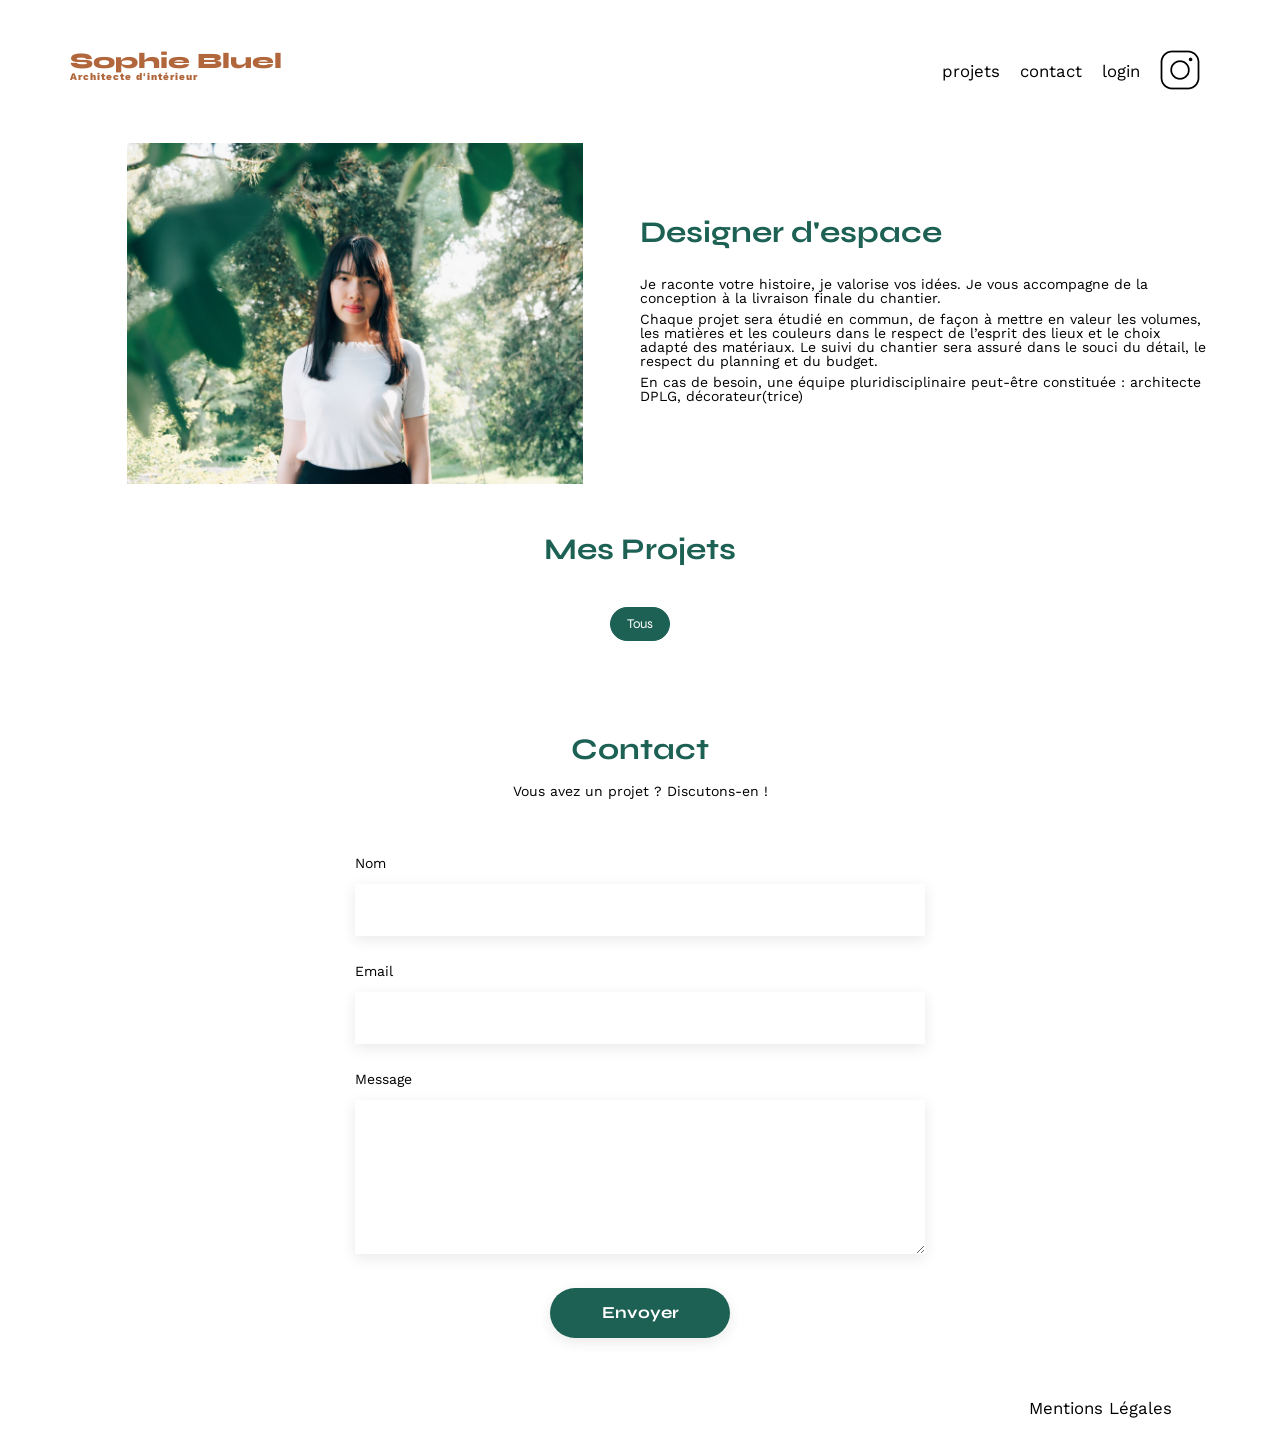
<file: FrontEnd/index.html>
<!doctype html>
<html lang="fr">
  <head>
    <meta charset="UTF-8" />
    <title>Sophie Bluel - Architecte d'intérieur</title>
    <meta name="viewport" content="width=device-width, initial-scale=1.0" />
    <link rel="preconnect" href="https://fonts.googleapis.com" />
    <link type="text/css" rel="preconnect" href="https://fonts.gstatic.com" crossorigin />
    <link type="text/css" href="https://fonts.googleapis.com/css2?family=Syne:wght@700;800&family=Work+Sans&display=swap" rel="stylesheet" />
    <link rel="stylesheet" href="https://cdnjs.cloudflare.com/ajax/libs/font-awesome/6.5.1/css/all.min.css" />
    <meta name="description" content="" />
    <link rel="stylesheet" href="./assets/style.css" />
    <script type="module" src="assets/js/index.js"></script>
  </head>
  <body>
    <!-- trans de la banniere de js a html en cour -->
    <!-- <div id="banniereEdition"></div> -->
    <header>
      <h1>Sophie Bluel <span>Architecte d'intérieur</span></h1>
      <nav>
        <ul>
          <li>projets</li>
          <li>contact</li>
          <li id="loginConnection">
            <a href="./login.html">login</a>
          </li>
          <li id="insta"><img src="./assets/icons/instagram.png" alt="Instagram" /></li>
        </ul>
      </nav>
    </header>
    <main>
      <section id="introduction">
        <figure>
          <img src="./assets/images/sophie-bluel.png" alt="" />
        </figure>
        <article>
          <h2>Designer d'espace</h2>
          <p>Je raconte votre histoire, je valorise vos idées. Je vous accompagne de la conception à la livraison finale du chantier.</p>
          <p>
            Chaque projet sera étudié en commun, de façon à mettre en valeur les volumes, les matières et les couleurs dans le respect de l’esprit des lieux et le choix adapté des matériaux.
            Le suivi du chantier sera assuré dans le souci du détail, le respect du planning et du budget.
          </p>
          <p>En cas de besoin, une équipe pluridisciplinaire peut-être constituée : architecte DPLG, décorateur(trice)</p>
        </article>
      </section>
      <section id="portfolio">
        <h2>Mes Projets</h2>
        <!-- C est ici que seront les boutons de filtrage -->

        <div class="gallery"></div>
      </section>
      <section id="contact">
        <h2>Contact</h2>
        <p>Vous avez un projet ? Discutons-en !</p>
        <form action="#" method="post">
          <label for="name">Nom</label>
          <input type="text" name="name" id="name" />
          <label for="email">Email</label>
          <input type="email" name="email" id="email" />
          <label for="message">Message</label>
          <textarea name="message" id="message" cols="30" rows="10"></textarea>
          <input type="submit" value="Envoyer" />
        </form>
      </section>
    </main>
    <footer>
      <nav>
        <ul>
          <li>Mentions Légales</li>
        </ul>
      </nav>
    </footer>
  </body>
</html>
</file>
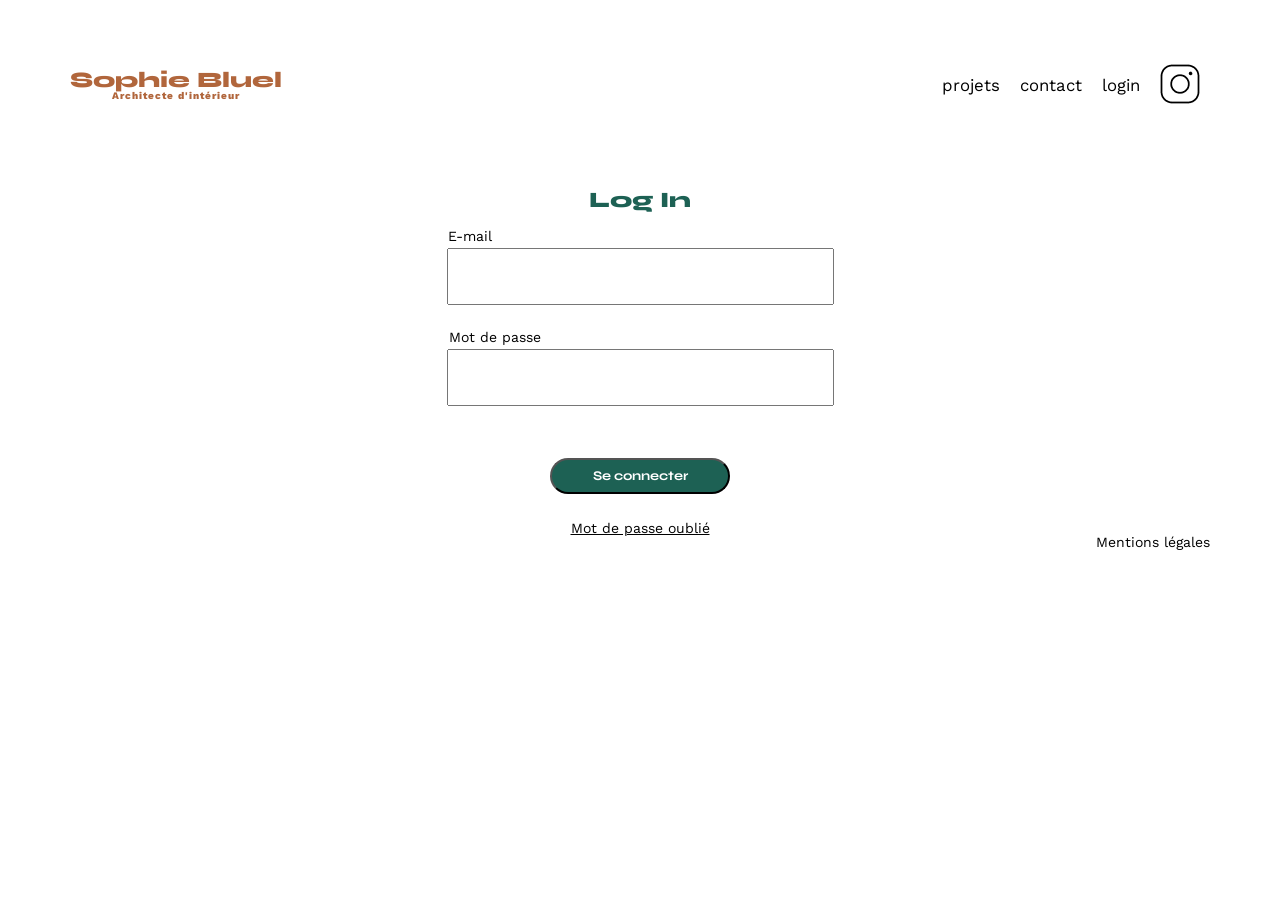
<file: FrontEnd/login.html>
<!DOCTYPE html>
<head>
  <meta charset="UTF-8" />
  <title>Sophie Bluel - Architecte d'intérieur</title>
  <meta name="viewport" content="width=device-width, initial-scale=1.0" />
  <link rel="preconnect" href="https://fonts.googleapis.com" />
  <link rel="preconnect" href="https://fonts.gstatic.com" crossorigin />
  <link href="https://fonts.googleapis.com/css2?family=Syne:wght@700;800&family=Work+Sans&display=swap" rel="stylesheet" />
  <meta name="description" content="" />
  <link rel="stylesheet" href="./login.css" />
  <script src="login.js" defer></script>
</head>
<body>
  <header id="formul-header">
    <h1 id="formul-header-title">
      Sophie Bluel
      <span>Architecte d'intérieur</span>
    </h1>
    <nav>
      <ul>
        <li>projets</li>
        <li>contact</li>
        <li>login</li>
        <li>
          <img src="./assets/icons/instagram.png" alt="Instagram" />
        </li>
      </ul>
    </nav>
  </header>
  <main>
    <h2>Log In</h2>
    <form action="#">
      <label id="emailText" for="email">E-mail</label>
      <input type="email" id="email" />
      <label id="passwordText" for="password">Mot de passe</label>
      <input type="password" id="password" />

      <button id="loginButton" type="submit">Se connecter</button>
      <div id="forgotten-password">Mot de passe oublié</div>
      <span id="error"></span>
    </form>
    <!-- <div id="test">un lot</div> -->
  </main>
  <footer>
    <span>Mentions légales</span>
  </footer>
</body>
</file>
<file: FrontEnd/assets/style.css>
/* http://meyerweb.com/eric/tools/css/reset/
   v2.0 | 20110126
   License: none (public domain)
*/

html, body, div, span, applet, object, iframe,
h1, h2, h3, h4, h5, h6, p, blockquote, pre,
a, abbr, acronym, address, big, cite, code,
del, dfn, em, img, ins, kbd, q, s, samp,
small, strike, strong, sub, sup, tt, var,
b, u, i, center,
dl, dt, dd, ol, ul, li,
fieldset, form, label, legend,
table, caption, tbody, tfoot, thead, tr, th, td,
article, aside, canvas, details, embed,
figure, figcaption, footer, header, hgroup,
menu, nav, output, ruby, section, summary,
time, mark, audio, video {
	margin: 0;
	padding: 0;
	border: 0;
	font-size: 100%;
	font: inherit;
	vertical-align: baseline;
}

/* HTML5 display-role reset for older browsers */
article, aside, details, figcaption, figure,
footer, header, hgroup, menu, nav, section {
	display: block;
}

body {
	line-height: 1;
}

ol, ul {
	list-style: none;
}

blockquote, q {
	quotes: none;
}

blockquote:before, blockquote:after,
q:before, q:after {
	content: '';
	content: none;
}

table {
	border-collapse: collapse;
	border-spacing: 0;
}

/** end reset css**/
body {
	max-width: 1140px;
	margin: auto;
	font-family: 'Work Sans';
	font-size: 14px;
}



#banniere {
	display: flex;
	justify-content: center;
	align-items: center;
	align-items: center;
	padding: 25px;
	background-color: #000000;
}

/* #modifier-banniere { }; */


#modifier-banniere i {
	color: white;
	font-size: 18px;
	margin-right: 8px;
}

#texte-banniere {
	background-color: black;
	color: white;
	font-family: 'Work Sans', sans-serif;
	font-size: 16px;
	font-weight:lighter;
	margin-right: 8px;
	border: none;
}



header {
	display: flex;
	justify-content: space-between;
	margin: 50px 0
}

section {
	margin: 50px 0
}

h1 {
	display: flex;
	flex-direction: column;
	font-family: 'Syne';
	font-size: 22px;
	font-weight: 800;
	color: #B1663C
}

h1>span {
	font-family: 'Work Sans';
	font-size: 10px;
	letter-spacing: 0.1em;
	;
}

h2 {
	font-family: 'Syne';
	font-weight: 700;
	font-size: 30px;
	color: #1D6154
}

nav ul {
	display: flex;
	align-items: center;
	list-style-type: none;

}

nav li {
	padding: 0 10px;
	font-size: 1.2em;
}

li:hover {
	color: #B1663C;
}

#introduction {
	display: flex;
	align-items: center;
}

#introduction figure {
	flex: 1
}

#introduction img {
	display: block;
	margin: auto;
	width: 80%;
}

#introduction article {
	flex: 1
}

#introduction h2 {
	margin-bottom: 1em;
}

#introduction p {
	margin-bottom: 0.5em;
}


/* le h2 avec ID h2Project */
#portfolio>h2 {
	display: flex;
	justify-content: center;
	align-items: center;
	text-align: center;
	margin-bottom: 1em;
}

#btn-modifier {
	/* display: none; */
	/* justify-content: center; */
	background: transparent;
	border: none;
}

#btn-modifier .fa-pen-to-square {
	color: #000000;
	font-weight: 400;
	font-size: 16px;
	margin: 8px;
}

/* la section de style pour la modale */

#laModale {
	background-color: rgba(0, 0, 0, 0.4);
	position: fixed;
	inset: 0;
	display: flex;
	justify-content: center;
	align-items: center;
	border: 1px solid black;
	padding: 0;
	margin: 0;
}

#laModale .modaleWrap {
	display: flex;
	justify-content: center;
	flex-direction: column;
	background-color: white;
	width: 630px;
}

#laModale .modaleWrap .close-button {
	display: flex;
	justify-content: end;
	background-color: transparent;
	border: none;
	font-size: 24px;
	cursor: pointer;
	padding: 30px;
}

/* #laModale .modaleWrap .close-button i { background-color: red; }; */

/* ci dessous h2InModale */
#laModale .modaleWrap .ss-titre-modale#galerie-photo {
	color: black;
	font-family: 'Work Sans', sans-serif;
	font-weight: 400;
	font-size: 26px;
	letter-spacing: 0;
}

.modaleWrap .ss-titre-modale {
	display: flex;
	justify-content: center;
	margin: 15px;
	font-family: 'Work Sans', sans-serif;
	font-weight: 400;
	font-size: 26px;
	letter-spacing: 0;
}

#laModale .modaleWrap .figure-modale-photo {
	display: flex;
	justify-content: center;
	flex-direction: row;
	flex-wrap: wrap;
	padding: 5px;
}

.figure-gallery {
	display: flex;
	justify-content: center;
	align-items: center;
}

.figure-gallery .img-modal-photo {
	display: flex;
	width: 77px;
	height: 103px;
	object-fit: cover;
}

.poubellePhoto {
	display: flex;
	justify-content: center;
	align-items: center;
	position: relative;
	font-size: 11px;
	width: 17px;
	height: 17px;
	background-color: rgb(0, 0, 0);
	top: -37px;
	right: 22px;
}
.poubellePhoto:hover {
	cursor: pointer;
}

.poubellePhoto #icone-poubelle {
	font-weight: 900;
	width: 10px;
	height: 10.30px;
	color: white;
}

.modaleWrap #wrapFooter {
	display: flex;
	flex-direction: column;
	justify-content: center;
	align-items: center;
	display: flex;
}

.modaleWrap #wrapFooter .spar-line {
	display: flex;
	width: 420px;
	border: 1px solid #B3B3B3;
	margin: 10px 0;
}

.btnAjouterPhoto {
	font-family: "Syne";
	font-weight: 700;
	color: white;
	border: none;
	margin: 30px;
	border-radius: 50px;
	padding: 12px 24px;
	font-size: 14px;
	width: 236px;
	cursor: pointer;
	background-color: #1D6154;
}

/* .button-validation {

		} */
.button-validation.enabled {
	background-color: #1D6154;
}

.button-validation.disabled {
	background-color: #A7A7A7;
}

#modaleAjouterPhoto {
	display: flex;
	justify-content: center;
	flex-direction: column;
	background-color: white;
	width: 630px;
}

.header-modale-ajouter-photo {
	display: flex;
	margin: 0;
	border: none;
	cursor: pointer;
}

.arrow-button {
	background-color: transparent;
	margin: 30px;
	font-size: 21px;
	border: none;
	cursor: pointer;
}

.close-button {
	display: flex;
	justify-content: end;
	background-color: transparent;
	border: none;
	font-size: 24px;
	cursor: pointer;
	padding: 25px;
}

.main-ajouter-photo {
	display: flex;
	flex-direction: column;
	align-items: center;
	justify-content: center
}

.h2-ajout-photo {
	color: black;
	font-family: 'Work Sans', sans-serif;
	font-weight: 400;
	font-size: 26px;
	letter-spacing: 0;
	padding: 5px 5px 20px 5px;
}

#form-adding-pic {
	display: flex;
	flex-direction: column;
	align-items: center;
}
.display-image {
	display: flex;
	justify-content: center;
	flex-direction: column;
	align-items: center;
	padding: 10px 0;
	background-color: #E8F1F6;
	min-width: 420px;
	min-height: 169px;
}
.contain-def-icone-image { 
	display: flex;
	justify-content: center;
	align-items: center;
	width: 100%;
	height: 100%;
}
.contain-def-icone-image i {
	font-size: 76px;
	color: #B3B3B3;
}
.button-ajouter-Photo {
	font-family: "work Sans", sans-serif;
	/* font-weight: medium; */
	background-color: #CBD6DC;
	color: #306685;
	border: none;
	margin: 30px;
	padding: 12px 24px;
	font-size: 16px;
	cursor: pointer;
}

/* .button-ajouter-Photo span {} */

#fileButtonInput {
	display: none;
}
.champ-titre-photo {
	display: flex;
	flex-direction: column;
	padding: 15px;
}
.champ-titre-photo label {
	font-family: "work Sans", sans-serif;
	font-weight: 500;
	font-size: 14px;
	padding: 10px 0;
}
.input-titre-photo {
	border: none;
	height: 51px;
	width: 420px;
	box-shadow: 0px 4px 14px 0px rgba(0, 0, 255, 0.09);
}

.champ-categorie-photo {
	display: flex;
	flex-direction: column;
}

#categorie-photo {
	font-family: "work Sans", sans-serif;
	font-size: 14px;
	font-weight: 500;
	padding: 10px 0;
}
#categorie {
	border: none;
	height: 51px;
	width: 420px;
	box-shadow: 0px 4px 14px 0px rgba(0, 0, 255, 0.09);

}

#form-adding-pic .spar-line {
	display: flex;
	width: 420px;
	border: 1px solid #B3B3B3;
	margin: 30px 0;
}

/* ici fin des modales et suites des galleries de la page principale  index */

.gallery {
	width: 100%;
	display: grid;
	grid-template-columns: 1fr 1fr 1fr;
	grid-column-gap: 20px;
	grid-row-gap: 20px;
}

.gallery img {
	width: 100%;
}

#contact {
	width: 50%;
	margin: auto;
}

#contact>* {
	text-align: center;
}

#contact h2 {
	margin-bottom: 20px;
}

#contact form {
	text-align: left;
	margin-top: 30px;
	display: flex;
	flex-direction: column;
}

#contact input {
	height: 50px;
	font-size: 1.2em;
	border: none;
	box-shadow: 0px 4px 14px rgba(0, 0, 0, 0.09);
}

#contact label {
	margin: 2em 0 1em 0;
}

#contact textarea {
	border: none;
	box-shadow: 0px 4px 14px rgba(0, 0, 0, 0.09);
}

input[type="submit"] {
	font-family: 'Syne';
	font-weight: 700;
	color: white;
	background-color: #1D6154;
	margin: 2em auto;
	width: 180px;
	text-align: center;
	border-radius: 60px;
}

footer nav ul {
	display: flex;
	justify-content: flex-end;
	margin: 2em
}

/* ici dessous la creation style de la modale " pour "Ajout photo" */

.filters {
	display: flex;
	justify-content: center;
	margin: 38px;
	justify-content: center;
}

.filter-btn {
	font-family: "Syne";
	border: 1px solid #1D6154;
	background-color: transparent;
	color: #1D6154;
	border-radius: 60px;
	padding: 8px 16px;
	margin: 5px;
}

.active {
	background-color: #1D6154;
	color: white;
}
</file>
<file: FrontEnd/login.css>
body {
	line-height: 1;
}
ol, ul {
	list-style: none;
}
blockquote, q {
	quotes: none;
}
blockquote:before, blockquote:after,
q:before, q:after {
	content: '';
	content: none;
}
table {
	border-collapse: collapse;
	border-spacing: 0;
}
/** end reset css**/
body {
	max-width: 1140px;
	margin:auto;
	font-family: 'Work Sans' ;
	font-size: 14px;
}
header {
	display: flex;
	justify-content: space-between;
	margin: 50px 0
}
section {
	margin: 50px 0
}

h1{
	display: flex;
	flex-direction: column;
	font-family: 'Syne';
	font-size: 22px;
	font-weight: 800;
	color: #B1663C
}

h1 > span {
	font-family: 'Work Sans';
	font-size:10px;
	letter-spacing: 0.1em;
;
}

h2{
	font-family: 'Syne';
	font-weight: 700;
	font-size: 30px;
	color: #1D6154
}
nav ul {
	display: flex;
	align-items: center;
	list-style-type: none;

}
nav li {
	padding: 0 10px;
	font-size: 1.2em;
}

li:hover {
	color: #B1663C;
}
main {
    margin: 0 250px;
}
#formul-header {
    display: flex;
    justify-content: space-between;
    align-items: center;
    flex-direction: row;
    
}
#formul-header-title {
    display: flex;
    align-items: center;
    flex-direction: column;
    margin: 0;
}

#formul-header nav {
    display: flex;
    flex-direction: row;
    align-items: center;
}
h2 {
    font-family: 'Syne';
    font-size: 22px;
    font-weight: 800;
    color: #1D6154;
}
nav ul {
    display: flex;
    flex-direction: row;
    align-items: center;
}

/* nav li {
	padding: 0 10px;
	font-size: 1.2em;
} */
nav ul li {
    list-style: none;
    padding: 0 10px;
	font-size: 1.2em;
}
main {    
    display: flex;
    flex-direction: column;
    align-items: center;

}
/* h1 { 
    
} */
h1 span {
    font-size: 10px;
}
form {
    
    display: flex;
    flex-direction: column;
    align-items: center;

}
form h2 {
    color: #1D6154;
}
form #forgotten-password {
    display: flex;
    justify-content: center;
    text-decoration: underline;
}

form label {
    float: left;
}
#emailText {
position: relative;
    right: 170px;
}
#passwordText {
position: relative;
    right: 145px;
}
input {
    width: 379px;
    height: 51px;
    margin: 5px 15px 25px;
}
 form #loginButton {
        border-radius: 50px;
        height: 36px;
        width: 179px;
        font-family: 'Syne';
        font-weight: 700;
        color: white;
        background-color: #1D6154;
        margin: 2em auto;
        width: 180px;
        text-align: center;
        border-radius: 60px;
    }

    form #login-button:hover {}

    /* input[type="submit"] {
      
    } */

    footer {
        display: flex;
        justify-content: end;
    }
</file>
